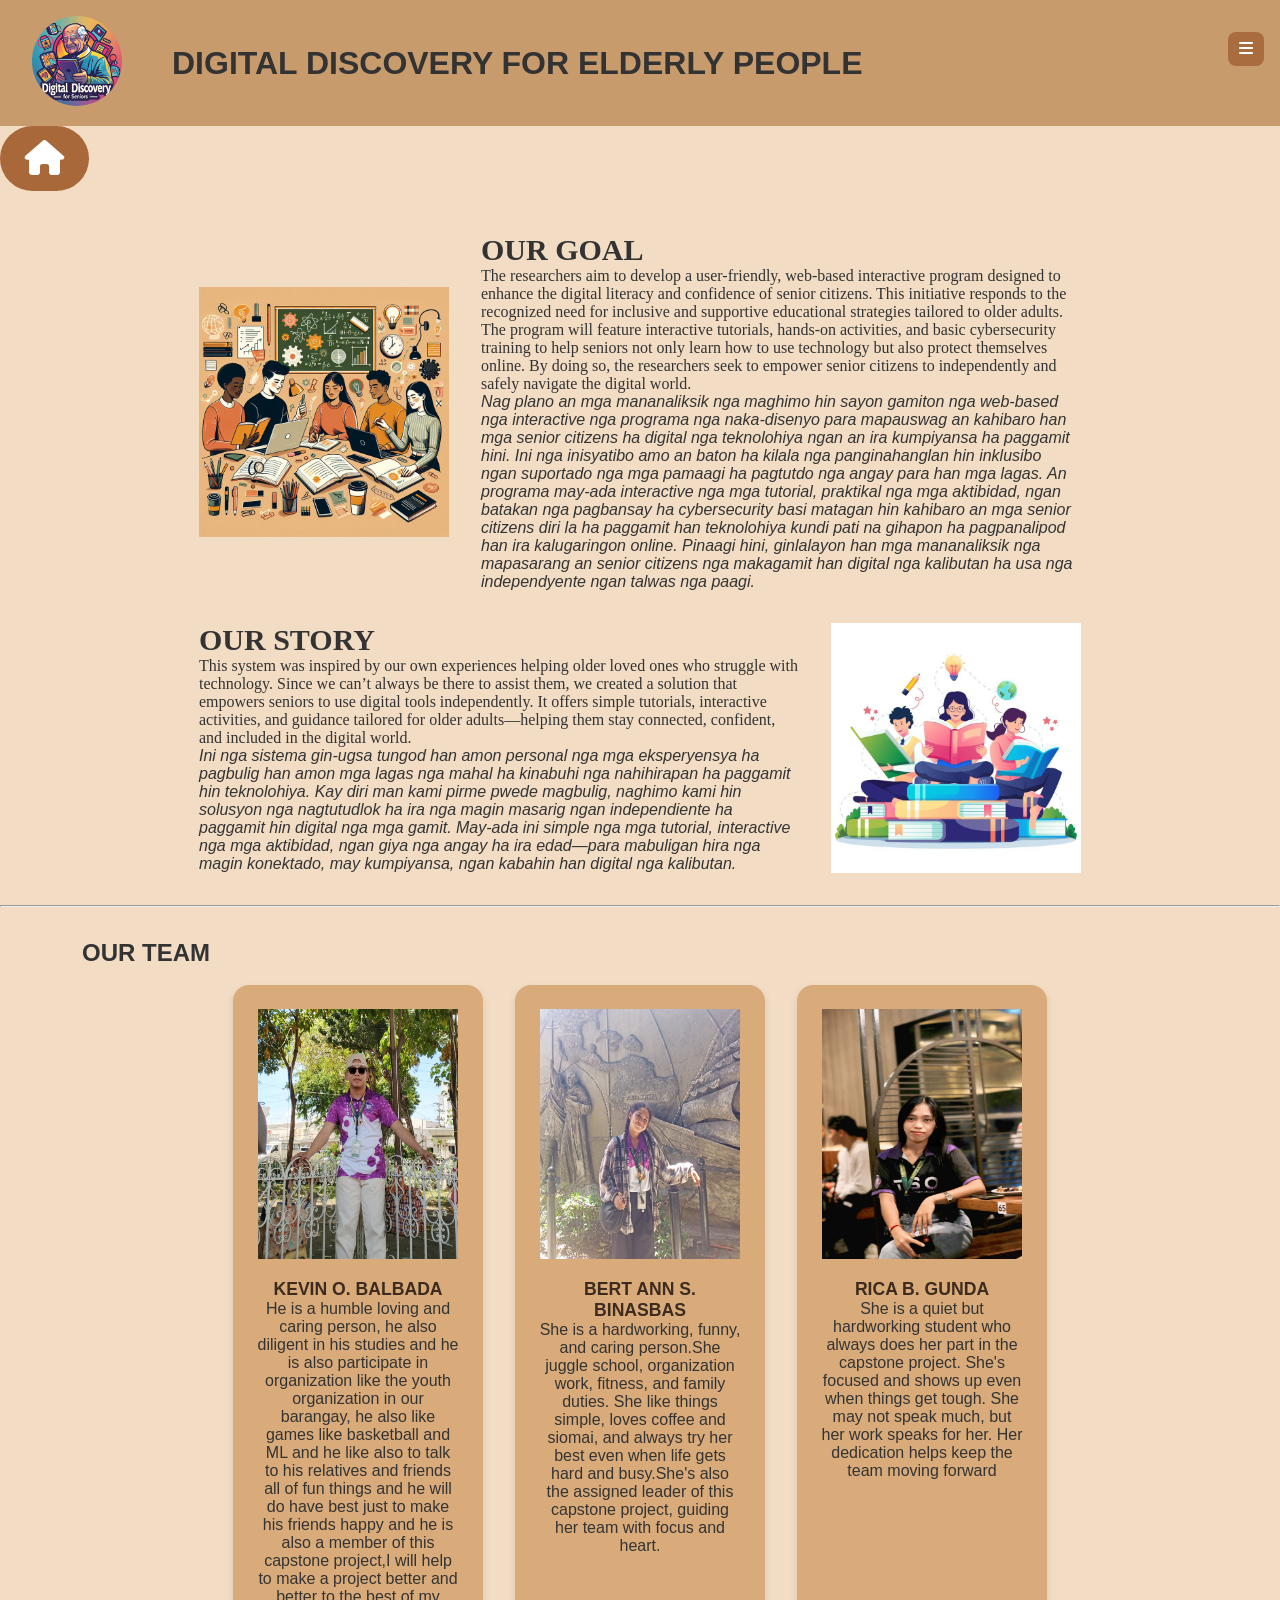
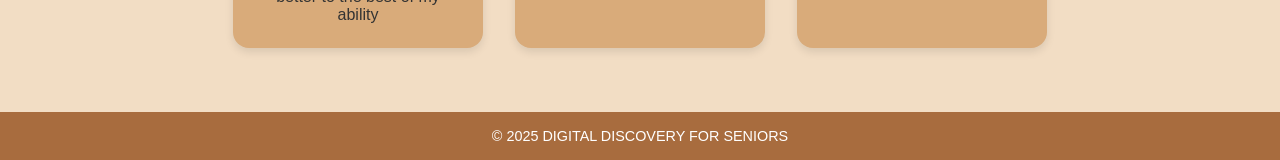
<file: about.html>
<!DOCTYPE html>
<html lang="en">

<head>
    <meta charset="UTF-8" />
    <meta name="viewport" content="width=device-width, initial-scale=1.0" />
    <title>Digital Discovery for Seniors</title>
    <link rel="shortcut icon" href="xFiles/xlogo.jpg" />
    <link rel="stylesheet" href="https://cdnjs.cloudflare.com/ajax/libs/font-awesome/6.4.0/css/all.min.css" />
    <link rel="stylesheet" href="css/css.css">
</head>

<body>

    <!-- Header -->
    <header>
        <div class="logo">
            <img src="xFiles/xlogo.jpg" alt="Logo">
        </div>
        <h1> DIGITAL DISCOVERY FOR ELDERLY PEOPLE</h1>
        <div class="menu-toggle" onclick="toggleNavbar()">
            <i class="fas fa-bars"></i>
        </div>

        <!-- Sidebar Navbar -->
        <nav class="navbar" id="navbar">
            <a href="index.html"><i class="fas fa-home"></i><span>Home</span></a>
            <a href="#home"><i class="fas fa-question"></i><span>About Us</span></a>
            <a href="index.html"><i class="fas fa-graduation-cap"></i><span>Lessons</span></a>
        </nav>
    </header>
    <a href="index.html" class="button-link1" title="Return to Home">
        <i class="fas fa-home"></i>
    </a>
    <!-- Hero Section -->
    <section id="home" class="about">
        <img src="xFiles/GOAL.jpg">
        <div class="text">
            <h3> OUR GOAL</h3>
            <span>The researchers aim to develop a user-friendly, web-based interactive program designed to enhance the
                digital literacy and confidence of senior citizens. This initiative responds to the recognized need for
                inclusive and supportive educational strategies tailored to older adults. The program will feature
                interactive tutorials, hands-on activities, and basic cybersecurity training to help seniors not only
                learn how to use technology but also protect themselves online. By doing so, the researchers seek to
                empower senior citizens to independently and safely navigate the digital world.<br>
                <em>Nag plano an mga mananaliksik nga maghimo hin sayon gamiton nga web-based nga interactive nga
                    programa nga naka-disenyo para mapauswag an kahibaro han mga senior citizens ha digital nga
                    teknolohiya ngan an ira kumpiyansa ha paggamit hini. Ini nga inisyatibo amo an baton ha kilala nga
                    panginahanglan hin inklusibo ngan suportado nga mga pamaagi ha pagtutdo nga angay para han mga
                    lagas. An programa may-ada interactive nga mga tutorial, praktikal nga mga aktibidad, ngan batakan
                    nga pagbansay ha cybersecurity basi matagan hin kahibaro an mga senior citizens diri la ha paggamit
                    han teknolohiya kundi pati na gihapon ha pagpanalipod han ira kalugaringon online. Pinaagi hini,
                    ginlalayon han mga mananaliksik nga mapasarang an senior citizens nga makagamit han digital nga
                    kalibutan ha usa nga independyente ngan talwas nga paagi.</em>
            </span>
        </div>
        <div class="text">
            <h3> OUR STORY </h3>
            <span>This system was inspired by our own experiences helping older loved ones who struggle with technology.
                Since we can’t always be there to assist them, we created a solution that empowers seniors to use
                digital tools independently. It offers simple tutorials, interactive activities, and guidance tailored
                for older adults—helping them stay connected, confident, and included in the digital world.
                <br>
                <em>Ini nga sistema gin-ugsa tungod han amon personal nga mga eksperyensya ha pagbulig han amon mga
                    lagas nga mahal ha kinabuhi nga nahihirapan ha paggamit hin teknolohiya. Kay diri man kami pirme
                    pwede magbulig, naghimo kami hin solusyon nga nagtutudlok ha ira nga magin masarig ngan
                    independiente ha paggamit hin digital nga mga gamit. May-ada ini simple nga mga tutorial,
                    interactive nga mga aktibidad, ngan giya nga angay ha ira edad—para mabuligan hira nga magin
                    konektado, may kumpiyansa, ngan kabahin han digital nga kalibutan.

                </em>
            </span>
        </div>
        <img src="xFiles/STORY.jpg">
    </section>
    <hr>
    <!-- Courses Section -->
    <section id="courses" class="courses">
        <h1>OUR TEAM</h1> <br>
        <div class="box-container">
            <div class="box1">
                <img src="xFiles/about_kevin.jpg" alt="MY Icon">
                <h3>KEVIN O. BALBADA</h3>
                <P> He is a humble loving and caring person, he also diligent in his studies and he is also participate
                    in organization like the youth organization in our barangay, he also like games like basketball and
                    ML and he like also to talk to his relatives and friends all of fun things and he will do have best
                    just to make his friends happy and he is also a member of this capstone project,I will help to make
                    a project better and better to the best of my ability
                </P>
            </div>
            <div class="box1">
                <img src="xFiles/about_bert.jpg" alt="MY Icon">
                <h3>BERT ANN S. BINASBAS</h3>
                <P> She is a hardworking, funny, and caring person.She juggle school, organization work, fitness, and
                    family
                    duties. She like things simple, loves coffee and siomai, and always try her best even when life
                    gets hard and busy.She's also the assigned leader of this capstone project, guiding her team with
                    focus and heart.
                </P>
            </div>
            <div class="box1">
                <img src="xFiles/about_rica.jpg" alt="MY Icon">
                <h3>RICA B. GUNDA</h3>
                <P>She is a quiet but hardworking student who always does her part in the capstone project. She's
                    focused and shows up even when things get tough. She may not speak much, but her work
                    speaks for her. Her dedication helps keep the team moving forward</P>
            </div>
        </div>
    </section>

    <!-- Footer -->
    <footer>
        © 2025 DIGITAL DISCOVERY FOR SENIORS
    </footer>

</body>

<script>
    function toggleNavbar() {
        document.getElementById('navbar').classList.toggle('show');
    }
</script>


</html>
</file>
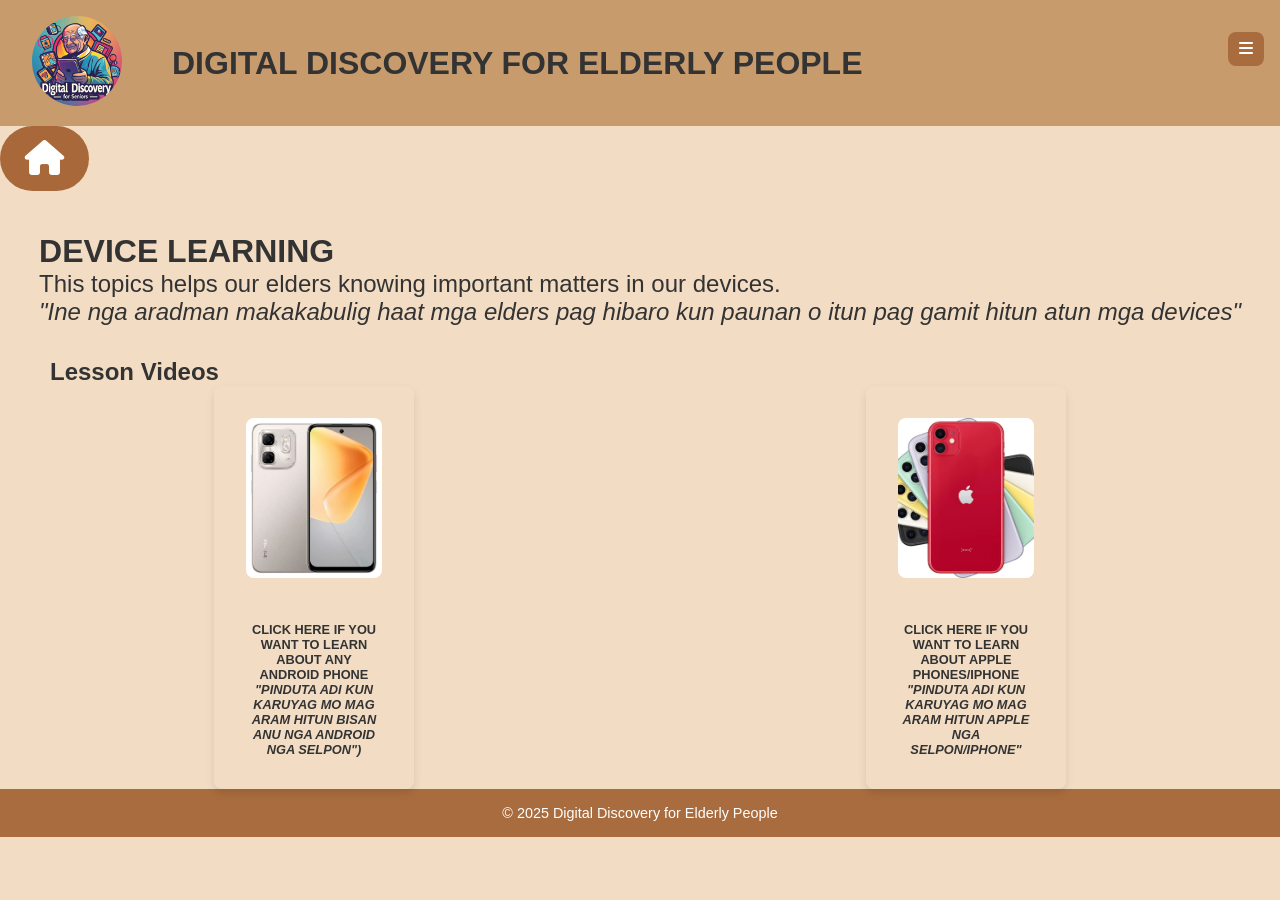
<file: device.html>
<!DOCTYPE html>
<html lang="en">

<head>
   <meta charset="UTF-8" />
   <meta name="viewport" content="width=device-width, initial-scale=1.0" />
   <title>Digital Discovery for Seniors</title>
   <link rel="shortcut icon" href="xFiles/xlogo.jpg" />
   <link rel="stylesheet" href="https://cdnjs.cloudflare.com/ajax/libs/font-awesome/6.4.0/css/all.min.css" />
   <link rel="stylesheet" href="css\css.css">
</head>

<body>

   <!-- Header -->
   <header>
      <div class="logo">
         <img src="xFiles/xlogo.jpg" alt="Logo">
      </div>
      <h1> DIGITAL DISCOVERY FOR ELDERLY PEOPLE</h1>
      <div class="menu-toggle" onclick="toggleNavbar()">
         <i class="fas fa-bars"></i>
      </div>

      <!-- Sidebar Navbar -->
      <nav class="navbar" id="navbar">
         <a href="index.html"><i class="fas fa-home"></i><span>Home</span></a>
         <a href="about.html"><i class="fas fa-question"></i><span>About Us</span></a>
         <a href="index.html"><i class="fas fa-graduation-cap"></i><span>Lessons</span></a>
      </nav>
   </header>


   <section class="playlist-details">
      <a href="index.html" class="button-link1" title="Return to Home">
         <i class="fas fa-home"></i>
       </a>
      <div class="column">
         <div class="details">
            <h3>DEVICE LEARNING</h3>
            <p>This topics helps our elders knowing important matters in our devices.
               <br> <em>"Ine nga aradman makakabulig haat mga elders pag hibaro kun paunan o itun pag gamit hitun atun
                  mga devices"</em>
            </p>
         </div>
      </div>
      </div>
   </section>

   <section class="playlist-videos">
      <h1 class="heading">Lesson Videos</h1>
      <div class="box-container">
         <a class="box" href="watch-deviceandroid.html">
            <i class="fas fa-play"></i>
            <img src="xFiles/device.jpg" alt="">
            <h3>Click here if you want to learn about any android phone
               <br><em>"Pinduta adi kun karuyag mo mag aram hitun bisan anu nga android nga selpon")</em>
            </h3>
         </a>

         <a class="box" href="watch-deviceapple.html">
            <i class="fas fa-play"></i>
            <img src="xFiles/iphone.jpg" alt="">
            <h3>Click here if you want to learn about apple phones/Iphone
               <br> <em>"Pinduta adi kun karuyag mo mag aram hitun Apple nga selpon/Iphone"</em>
            </h3>
         </a>
      </div>
   </section>

   <footer class="footer">
      &copy; 2025 Digital Discovery for Elderly People
   </footer>
</body>

<script>
   function toggleNavbar() {
      document.getElementById('navbar').classList.toggle('show');
   }
</script>

</html>
</file>
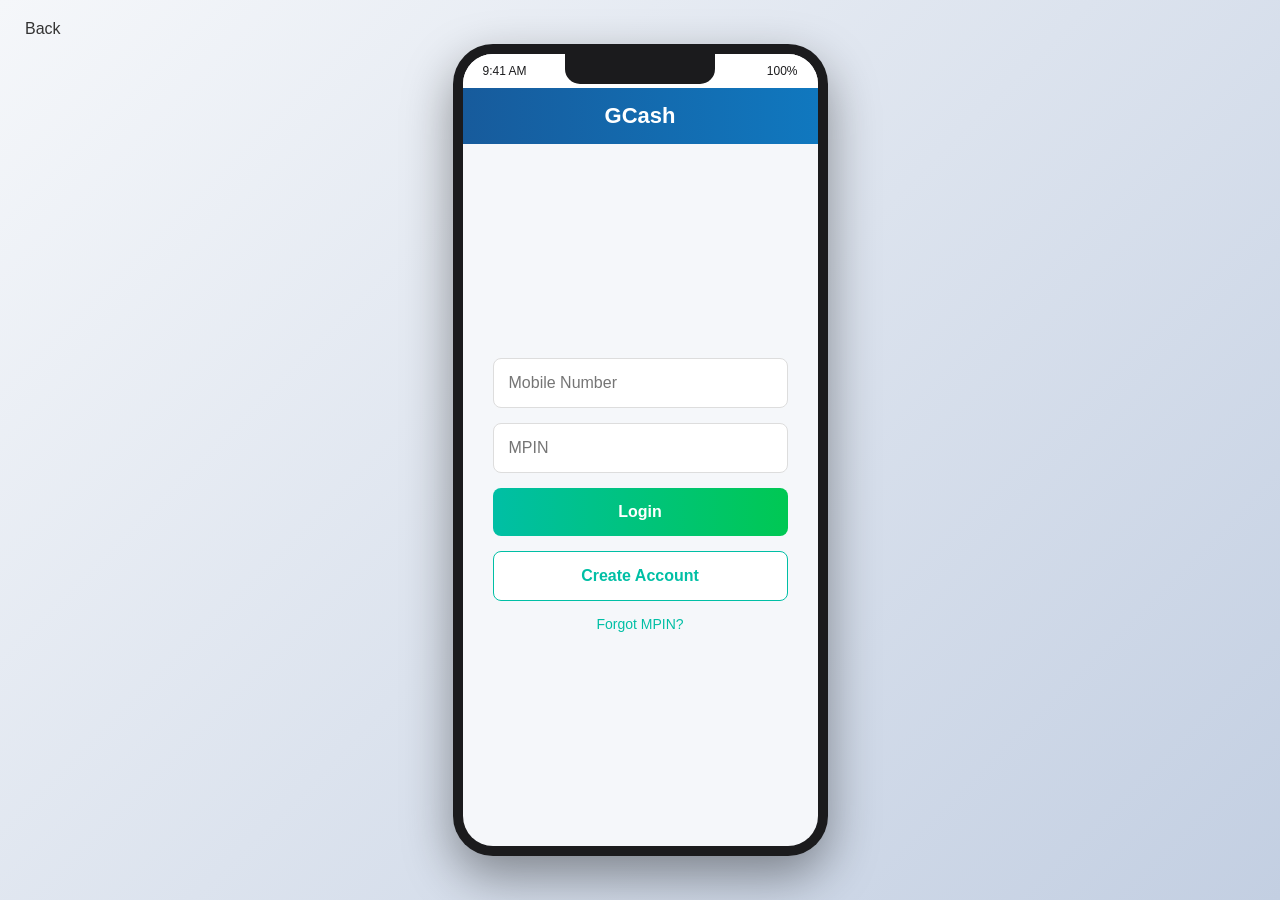
<file: mockGcash.html>
<!DOCTYPE html>
<html lang="en">
<head>
    <meta charset="UTF-8">
    <meta name="viewport" content="width=device-width, initial-scale=1.0">
    <title>GCash Mobile App Mockup</title>
    <style>
        /* Global Styles */
        * {
            margin: 0;
            padding: 0;
            box-sizing: border-box;
            font-family: 'Segoe UI', Roboto, Oxygen, Ubuntu, Cantarell, 'Open Sans', 'Helvetica Neue', sans-serif;
        }

        body {
            display: flex;
            justify-content: center;
            align-items: center;
            min-height: 100vh;
            background: linear-gradient(135deg, #f5f7fa 0%, #c3cfe2 100%);
        }

        /* Phone Frame */
        .phone {
            position: relative;
            width: 375px;
            height: 812px;
            background: #1B1B1D;
            border-radius: 40px;
            padding: 10px;
            box-shadow: 0 20px 50px rgba(0, 0, 0, 0.4);
            overflow: hidden;
        }

        /* Screen Area */
        .screen {
            width: 100%;
            height: 100%;
            background: #F5F7FA;
            border-radius: 30px;
            overflow: hidden;
            position: relative;
            display: flex;
            flex-direction: column;
        }

        /* Status Bar */
        .status-bar {
            display: flex;
            justify-content: space-between;
            padding: 10px 20px;
            background: #FFFFFF;
            font-size: 12px;
            color: #1B1B1D;
        }

        /* App Header */
        .app-header {
            display: flex;
            justify-content: space-between;
            align-items: center;
            padding: 15px 20px;
            background: linear-gradient(90deg, #175B9C 0%, #1078BF 100%);
            color: white;
        }

        .app-header h1 {
            font-size: 22px;
            font-weight: 700;
        }

        /* Account Balance */
        .balance-card {
            background: white;
            margin: 20px;
            padding: 20px;
            border-radius: 15px;
            box-shadow: 0 4px 15px rgba(0, 0, 0, 0.05);
        }

        .balance-title {
            font-size: 14px;
            color: #757575;
            margin-bottom: 5px;
        }

        .balance-amount {
            font-size: 28px;
            font-weight: 700;
            color: #1B1B1D;
            margin-bottom: 15px;
        }

        /* Quick Actions */
        .quick-actions {
            display: grid;
            grid-template-columns: repeat(4, 1fr);
            gap: 10px;
            padding: 0 20px;
            margin-bottom: 20px;
        }

        .action-item {
            display: flex;
            flex-direction: column;
            align-items: center;
            padding: 10px;
        }

        .action-icon {
            width: 50px;
            height: 50px;
            background: #E0F7FA;
            border-radius: 50%;
            display: flex;
            justify-content: center;
            align-items: center;
            margin-bottom: 8px;
            color: #00BFA5;
            font-size: 24px;
        }

        .action-label {
            font-size: 12px;
            color: #1B1B1D;
            text-align: center;
        }

        /* Recent Transactions */
        .transactions {
            flex-grow: 1;
            background: white;
            margin: 0 20px 20px;
            border-radius: 15px;
            padding: 20px;
            overflow-y: auto;
        }

        .section-header {
            display: flex;
            justify-content: space-between;
            align-items: center;
            margin-bottom: 15px;
        }

        .section-header h2 {
            font-size: 18px;
            color: #1B1B1D;
        }

        .see-all {
            font-size: 14px;
            color: #00BFA5;
            text-decoration: none;
        }

        .transaction-item {
            display: flex;
            align-items: center;
            padding: 10px 0;
            border-bottom: 1px solid #EEEEEE;
        }

        .transaction-item:last-child {
            border-bottom: none;
        }

        .transaction-icon {
            width: 40px;
            height: 40px;
            background: #E3F2FD;
            border-radius: 50%;
            display: flex;
            justify-content: center;
            align-items: center;
            margin-right: 15px;
            color: #1976D2;
        }

        .transaction-details {
            flex-grow: 1;
        }

        .transaction-name {
            font-size: 14px;
            color: #1B1B1D;
            margin-bottom: 3px;
        }

        .transaction-date {
            font-size: 12px;
            color: #9E9E9E;
        }

        .transaction-amount {
            font-size: 15px;
            font-weight: 600;
        }

        .income {
            color: #00C853;
        }

        .expense {
            color: #FF5252;
        }

        /* Navigation Bar */
        .nav-bar {
            display: flex;
            justify-content: space-around;
            padding: 15px 0;
            background: white;
            border-top: 1px solid #EEEEEE;
        }

        .nav-item {
            display: flex;
            flex-direction: column;
            align-items: center;
        }

        .nav-icon {
            font-size: 22px;
            color: #757575;
            margin-bottom: 5px;
        }

        .nav-label {
            font-size: 10px;
            color: #757575;
        }

        .active {
            color: #175B9C;
        }

        /* Icons (using ASCII characters as placeholders) */
        .icon {
            font-family: Arial, sans-serif;
            font-weight: bold;
        }

        /* Home Screen Indicator */
        .home-indicator {
            width: 130px;
            height: 5px;
            background: #1B1B1D;
            border-radius: 5px;
            margin: 15px auto 5px;
        }

        /* Notch (for iPhone X style phones) */
        .notch {
            position: absolute;
            top: 10px;
            left: 50%;
            transform: translateX(-50%);
            width: 150px;
            height: 30px;
            background: #1B1B1D;
            border-bottom-left-radius: 15px;
            border-bottom-right-radius: 15px;
            z-index: 10;
        }
    </style>
    <style>
        /* New Auth Styles */
        .auth-view {
            display: flex;
            flex-direction: column;
            height: 100%;
        }

        .auth-container {
            flex: 1;
            padding: 30px;
            display: flex;
            flex-direction: column;
            justify-content: center;
        }

        .auth-input {
            padding: 15px;
            margin-bottom: 15px;
            border: 1px solid #ddd;
            border-radius: 8px;
            font-size: 16px;
        }

        .auth-button {
            padding: 15px;
            border-radius: 8px;
            font-size: 16px;
            font-weight: bold;
            margin-bottom: 15px;
            border: none;
            cursor: pointer;
        }

        .auth-button.primary {
            background: linear-gradient(90deg, #00BFA5 0%, #00C853 100%);
            color: white;
        }

        .auth-button.secondary {
            background: white;
            color: #00BFA5;
            border: 1px solid #00BFA5;
        }

        .auth-link {
            text-align: center;
            color: #00BFA5;
            text-decoration: none;
            font-size: 14px;
        }

        .terms-text {
            font-size: 12px;
            color: #757575;
            text-align: center;
            margin-top: 20px;
        }

        a.button-link {
            text-decoration: none;
            color: #333;
            padding: 10px 15px;
            border-radius: 5px;
            display: inline-block;
            position: absolute;
            top: 10px;
            left: 10px;
        }

        /* Added Style for Hiding/Showing Views */
        .hidden {
            display: none;
        }
    </style>
</head>
<body>
    <a href="watch-maya.html" class="button-link">Back</a>
    <div class="phone">
        <div class="notch"></div>
        <div class="screen">
            <div class="auth-view" id="login-view">
                <div class="status-bar">
                    <span>9:41 AM</span>
                    <span>4G</span>
                    <span>100%</span>
                </div>

                <div class="app-header">
                    <div class="icon"></div>
                    <h1>GCash</h1>
                    <div class="icon"></div>
                </div>

                <div class="auth-container">
                    <input type="text" placeholder="Mobile Number" class="auth-input">
                    <input type="password" placeholder="MPIN" class="auth-input">
                    <button class="auth-button primary">Login</button>
                    <button class="auth-button secondary" onclick="showView('signup-view')">Create Account</button>
                    <a href="#" class="auth-link">Forgot MPIN?</a>
                </div>
            </div>

            <div class="auth-view hidden" id="signup-view">
                <div class="status-bar">
                    <span>9:41 AM</span>
                    <span>4G</span>
                    <span>100%</span>
                </div>

                <div class="app-header">
                    <div class="icon" onclick="showView('login-view')">←</div>
                    <h1>Create Account</h1>
                    <div class="icon"></div>
                </div>

                <div class="auth-container">
                    <input type="text" placeholder="Full Name" class="auth-input">
                    <input type="text" placeholder="Mobile Number" class="auth-input">
                    <input type="email" placeholder="Email Address" class="auth-input">
                    <input type="password" placeholder="Create MPIN (6 digits)" class="auth-input">
                    <button class="auth-button primary">Continue</button>
                    <div class="terms-text">
                        By signing up, you agree to our <a href="#">Terms</a> and <a href="#">Privacy Policy</a>
                    </div>
                </div>
            </div>

            <div class="auth-view hidden" id="home-view">
                <div class="status-bar">
                    <div class="icon">←</div>
                    <h1>Maya</h1>
                    <div class="icon">🔔</div>
                </div>

                <div class="balance-card">
                    <div class="balance-title">GCash Balance</div>
                    <div class="balance-amount">₱25,426.50</div>
                    <div class="quick-actions">
                        <div class="action-item">
                            <div class="action-icon icon">↑</div>
                            <div class="action-label">Send</div>
                        </div>
                        <div class="action-item">
                            <div class="action-icon icon">↓</div>
                            <div class="action-label">Receive</div>
                        </div>
                        <div class="action-item">
                            <div class="action-icon icon">💰</div>
                            <div class="action-label">Cash In</div>
                        </div>
                        <div class="action-item">
                            <div class="action-icon icon">⊕</div>
                            <div class="action-label">Load</div>
                        </div>
                    </div>
                </div>

                <div class="transactions">
                    <div class="section-header">
                        <h2>Recent Transactions</h2>
                        <a href="#" class="see-all">See All</a>
                    </div>

                    <div class="transaction-item">
                        <div class="transaction-icon icon">S</div>
                        <div class="transaction-details">
                            <div class="transaction-name">Shopee Purchase</div>
                            <div class="transaction-date">Today • 10:30 AM</div>
                        </div>
                        <div class="transaction-amount expense">-₱1,250.00</div>
                    </div>

                    <div class="transaction-item">
                        <div class="transaction-icon icon">B</div>
                        <div class="transaction-details">
                            <div class="transaction-name">BPI Transfer</div>
                            <div class="transaction-date">Yesterday • 3:15 PM</div>
                        </div>
                        <div class="transaction-amount income">+₱5,000.00</div>
                    </div>

                    <div class="transaction-item">
                        <div class="transaction-icon icon">G</div>
                        <div class="transaction-details">
                            <div class="transaction-name">GCash Transfer</div>
                            <div class="transaction-date">Yesterday • 9:45 AM</div>
                        </div>
                        <div class="transaction-amount expense">-₱500.00</div>
                    </div>

                    <div class="transaction-item">
                        <div class="transaction-icon icon">G</div>
                        <div class="transaction-details">
                            <div class="transaction-name">GCash Rewards</div>
                            <div class="transaction-date">Mar 15 • 12:00 AM</div>
                        </div>
                        <div class="transaction-amount income">+₱12.45</div>
                    </div>
                </div>

                <div class="nav-bar">
                    <div class="nav-item">
                        <div class="nav-icon icon active">⌂</div>
                        <div class="nav-label active">Home</div>
                    </div>
                    <div class="nav-item">
                        <div class="nav-icon icon">≡</div>
                        <div class="nav-label">Products</div>
                    </div>
                    <div class="nav-item">
                        <div class="nav-icon icon">+</div>
                        <div class="nav-label">Pay</div>
                        <div class="nav-item">
                            <div class="nav-icon icon">⚙</div>
                            <div class="nav-label">Settings</div>
                        </div>
                    </div>
    
                    <div class="home-indicator"></div>
                </div>
            </div>
        </div>
    
        <script>
            function showView(viewId) {
                const views = document.querySelectorAll('.auth-view');
                views.forEach(view => {
                    view.classList.add('hidden');
                });
                document.getElementById(viewId).classList.remove('hidden');
            }
        </script>
    </body>
    </html>
</file>
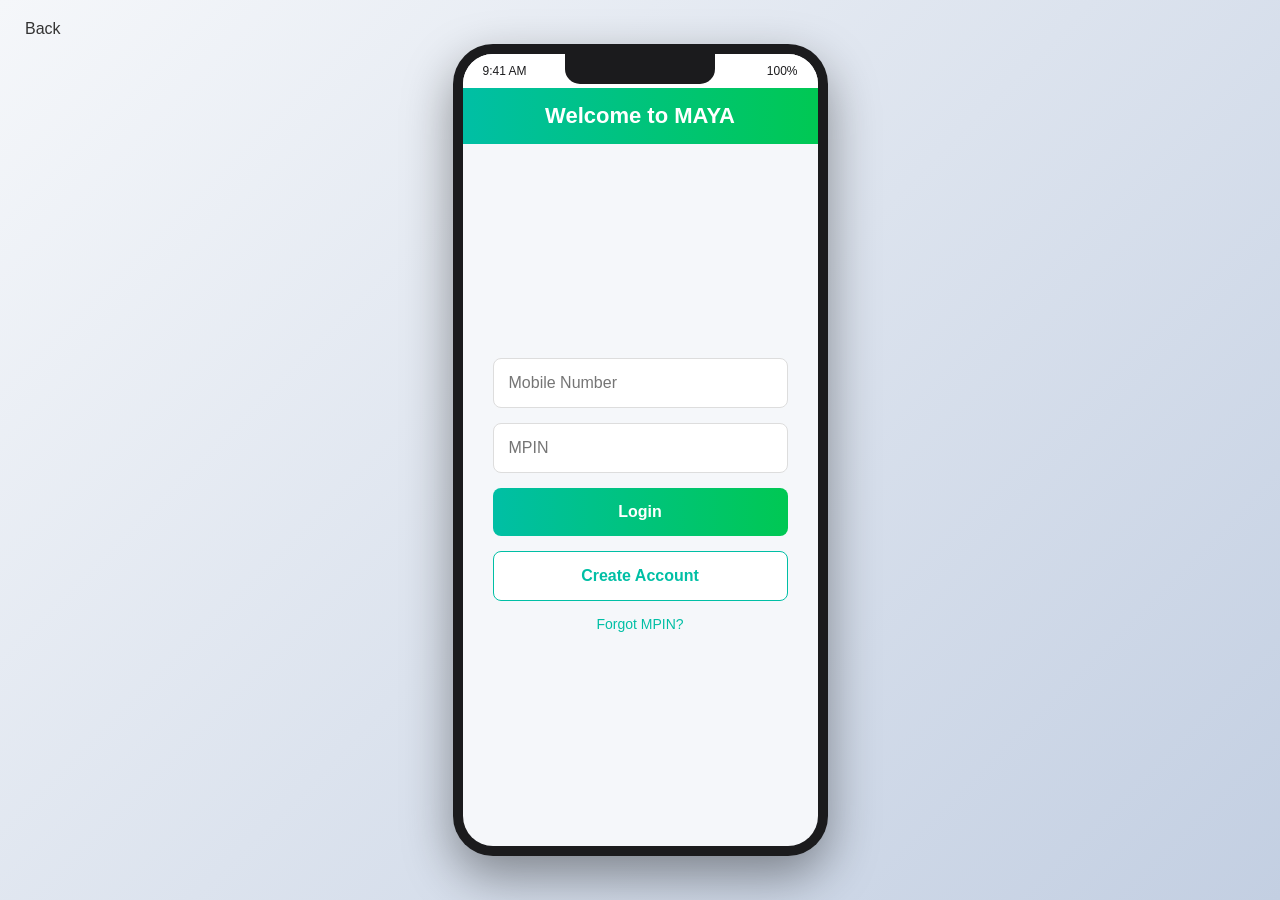
<file: mockMaya.html>
<!DOCTYPE html>
<html lang="en">
<head>
    <meta charset="UTF-8">
    <meta name="viewport" content="width=device-width, initial-scale=1.0">
    <title>Maya Bank Mobile App Mockup</title>
    <style>
        /* Global Styles */
        * {
            margin: 0;
            padding: 0;
            box-sizing: border-box;
            font-family: 'Segoe UI', Roboto, Oxygen, Ubuntu, Cantarell, 'Open Sans', 'Helvetica Neue', sans-serif;
        }

        body {
            display: flex;
            justify-content: center;
            align-items: center;
            min-height: 100vh;
            background: linear-gradient(135deg, #f5f7fa 0%, #c3cfe2 100%);
        }

        /* Phone Frame */
        .phone {
            position: relative;
            width: 375px;
            height: 812px;
            background: #1B1B1D;
            border-radius: 40px;
            padding: 10px;
            box-shadow: 0 20px 50px rgba(0, 0, 0, 0.4);
            overflow: hidden;
        }

        /* Screen Area */
        .screen {
            width: 100%;
            height: 100%;
            background: #F5F7FA;
            border-radius: 30px;
            overflow: hidden;
            position: relative;
            display: flex;
            flex-direction: column;
        }

        /* Status Bar */
        .status-bar {
            display: flex;
            justify-content: space-between;
            padding: 10px 20px;
            background: #FFFFFF;
            font-size: 12px;
            color: #1B1B1D;
        }

        /* App Header */
        .app-header {
            display: flex;
            justify-content: space-between;
            align-items: center;
            padding: 15px 20px;
            background: linear-gradient(90deg, #00BFA5 0%, #00C853 100%);
            color: white;
        }

        .app-header h1 {
            font-size: 22px;
            font-weight: 700;
        }

        /* Account Balance */
        .balance-card {
            background: white;
            margin: 20px;
            padding: 20px;
            border-radius: 15px;
            box-shadow: 0 4px 15px rgba(0, 0, 0, 0.05);
        }

        .balance-title {
            font-size: 14px;
            color: #757575;
            margin-bottom: 5px;
        }

        .balance-amount {
            font-size: 28px;
            font-weight: 700;
            color: #1B1B1D;
            margin-bottom: 15px;
        }

        /* Quick Actions */
        .quick-actions {
            display: grid;
            grid-template-columns: repeat(2, 1fr); /* Changed to 2 columns for better mobile layout */
            gap: 10px;
            padding: 0 20px;
            margin-bottom: 20px;
        }

        .action-item {
            display: flex;
            flex-direction: column;
            align-items: center;
            padding: 10px;
        }

        .action-icon {
            width: 50px;
            height: 50px;
            background: #E0F7FA;
            border-radius: 50%;
            display: flex;
            justify-content: center;
            align-items: center;
            margin-bottom: 8px;
            color: #00BFA5;
            font-size: 24px;
        }

        .action-label {
            font-size: 12px;
            color: #1B1B1D;
            text-align: center;
        }

        /* Recent Transactions */
        .transactions {
            flex-grow: 1;
            background: white;
            margin: 0 20px 20px;
            border-radius: 15px;
            padding: 20px;
            overflow-y: auto;
        }

        .section-header {
            display: flex;
            justify-content: space-between;
            align-items: center;
            margin-bottom: 15px;
        }

        .section-header h2 {
            font-size: 18px;
            color: #1B1B1D;
        }

        .see-all {
            font-size: 14px;
            color: #00BFA5;
            text-decoration: none;
        }

        .transaction-item {
            display: flex;
            align-items: center;
            padding: 10px 0;
            border-bottom: 1px solid #EEEEEE;
        }

        .transaction-item:last-child {
            border-bottom: none;
        }

        .transaction-icon {
            width: 40px;
            height: 40px;
            background: #E3F2FD;
            border-radius: 50%;
            display: flex;
            justify-content: center;
            align-items: center;
            margin-right: 15px;
            color: #1976D2;
        }

        .transaction-details {
            flex-grow: 1;
        }

        .transaction-name {
            font-size: 14px;
            color: #1B1B1D;
            margin-bottom: 3px;
        }

        .transaction-date {
            font-size: 12px;
            color: #9E9E9E;
        }

        .transaction-amount {
            font-size: 15px;
            font-weight: 600;
        }

        .income {
            color: #00C853;
        }

        .expense {
            color: #FF5252;
        }

        /* Navigation Bar */
        .nav-bar {
            display: flex;
            justify-content: space-around;
            padding: 15px 0;
            background: white;
            border-top: 1px solid #EEEEEE;
        }

        .nav-item {
            display: flex;
            flex-direction: column;
            align-items: center;
        }

        .nav-icon {
            font-size: 22px;
            color: #757575;
            margin-bottom: 5px;
        }

        .nav-label {
            font-size: 10px;
            color: #757575;
        }

        .active {
            color: #00BFA5;
        }

        /* Home Screen Indicator */
        .home-indicator {
            width: 130px;
            height: 5px;
            background: #1B1B1D;
            border-radius: 5px;
            margin: 15px auto 5px;
        }

        /* Notch (for iPhone X style phones) */
        .notch {
            position: absolute;
            top: 10px;
            left: 50%;
            transform: translateX(-50%);
            width: 150px;
            height: 30px;
            background: #1B1B1D;
            border-bottom-left-radius: 15px;
            border-bottom-right-radius: 15px;
            z-index: 10;
        }

        /* New Auth Styles */
        .auth-view {
            display: flex;
            flex-direction: column;
            height: 100%;
        }

        .auth-container {
            flex: 1;
            padding: 30px;
            display: flex;
            flex-direction: column;
            justify-content: center;
        }

        .auth-input {
            padding: 15px;
            margin-bottom: 15px;
            border: 1px solid #ddd;
            border-radius: 8px;
            font-size: 16px;
        }

        .auth-button {
            padding: 15px;
            border-radius: 8px;
            font-size: 16px;
            font-weight: bold;
            margin-bottom: 15px;
            border: none;
            cursor: pointer;
        }

        .auth-button.primary {
            background: linear-gradient(90deg, #00BFA5 0%, #00C853 100%);
            color: white;
        }

        .auth-button.secondary {
            background: white;
            color: #00BFA5;
            border: 1px solid #00BFA5;
        }

        .auth-link {
            text-align: center;
            color: #00BFA5;
            text-decoration: none;
            font-size: 14px;
        }

        .terms-text {
            font-size: 12px;
            color: #757575;
            text-align: center;
            margin-top: 20px;
        }

        a.button-link {
            text-decoration: none;
            color: #333;
            padding: 10px 15px;
            border-radius: 5px;
            display: inline-block;
            position: absolute; /* Added for better positioning */
            top: 10px;
            left: 10px; /* Adjust as needed */
        }
    </style>
</head>
<body>
    <a href="watch-maya.html" class="button-link">Back</a>
    <div class="phone">
        <div class="notch"></div>
        <div class="screen">
            <!-- Login/Signup Views -->
            <div class="auth-view" id="login-view">
                <div class="status-bar">
                    <span>9:41 AM</span>
                    <span>4G</span>
                    <span>100%</span>
                </div>

                <div class="app-header">
                    <div class="icon"></div>
                    <h1>Welcome to MAYA</h1>
                    <div class="icon"></div>
                </div>

                <div class="auth-container">
                    <input type="text" placeholder="Mobile Number" class="auth-input">
                    <input type="password" placeholder="MPIN" class="auth-input">
                    <button class="auth-button primary">Login</button>
                    <button class="auth-button secondary" onclick="showView('signup-view')">Create Account</button>
                    <a href="#" class="auth-link">Forgot MPIN?</a>
                </div>
            </div>

            <div class="auth-view" id="signup-view" style="display:none">
                <div class="status-bar">
                    <span>9:41 AM</span>
                    <span>4G</span>
                    <span>100%</span>
                </div>

                <div class="app-header">
                    <div class="icon" onclick="showView('login-view')">←</div>
                    <h1>Create Account</h1>
                    <div class="icon"></div>
                </div>

                <div class="auth-container">
                    <input type="text" placeholder="Full Name" class="auth-input">
                    <input type="text" placeholder="Mobile Number" class="auth-input">
                    <input type="email" placeholder="Email Address" class="auth-input">
                    <input type="password" placeholder="Create MPIN (6 digits)" class="auth-input">
                    <button class="auth-button primary">Continue</button>
                    <div class="terms-text">
                        By signing up, you agree to our <a href="#">Terms</a> and <a href="#">Privacy Policy</a>
                    </div>
                </div>
            </div>

            <!-- Home View (hidden initially) -->
            <div class="auth-view" id="home-view" style="display:none">
                <div class="status-bar">
                    <div class="icon">←</div>
                    <h1>Maya</h1>
                    <div class="icon">🔔</div>
                </div>

                <div class="balance-card">
                    <div class="balance-title">Current Balance</div>
                    <div class="balance-amount">₱25,426.50</div>
                    <div class="quick-actions">
                        <div class="action-item">
                            <div class="action-icon icon">↑</div>
                            <div class="action-label">Send</div>
                        </div>
                        <div class="action-item">
                            <div class="action-icon icon">↓</div>
                            <div class="action-label">Receive</div>
                        </div>
                        <div class="action-item">
                            <div class="action-icon icon">$</div>
                            <div class="action-label">Pay Bills</div>
                        </div>
                        <div class="action-item">
                            <div class="action-icon icon">⊕</div>
                            <div class="action-label">Load</div>
                        </div>
                    </div>
                </div>

                <div class="transactions">
                    <div class="section-header">
                        <h2>Recent Transactions</h2>
                        <a href="#" class="see-all">See All</a>
                    </div>

                    <div class="transaction-item">
                        <div class="transaction-icon icon">S</div>
                        <div class="transaction-details">
                            <div class="transaction-name">Shopee Purchase</div>
                            <div class="transaction-date">Today • 10:30 AM</div>
                        </div>
                        <div class="transaction-amount expense">-₱1,250.00</div>
                    </div>

                    <div class="transaction-item">
                        <div class="transaction-icon icon">B</div>
                        <div class="transaction-details">
                            <div class="transaction-name">BPI Transfer</div>
                            <div class="transaction-date">Yesterday • 3:15 PM</div>
                        </div>
                        <div class="transaction-amount income">+₱5,000.00</div>
                    </div>

                    <div class="transaction-item">
                        <div class="transaction-icon icon">G</div>
                        <div class="transaction-details">
                            <div class="transaction-name">GCash Transfer</div>
                            <div class="transaction-date">Yesterday • 9:45 AM</div>
                        </div>
                        <div class="transaction-amount expense">-₱500.00</div>
                    </div>

                    <div class="transaction-item">
                        <div class="transaction-icon icon">M</div>
                        <div class="transaction-details">
                            <div class="transaction-name">Maya Savings Interest</div>
                            <div class="transaction-date">Mar 15 • 12:00 AM</div>
                        </div>
                        <div class="transaction-amount income">+₱12.45</div>
                    </div>
                </div>

                <div class="nav-bar">
                    <div class="nav-item">
                        <div class="nav-icon icon active">⌂</div>
                        <div class="nav-label active">Home</div>
                    </div>
                    <div class="nav-item">
                        <div class="nav-icon icon">≡</div>
                        <div class="nav-label">Products</div>
                    </div>
                    <div class="nav-item">
                        <div class="nav-icon icon">+</div>
                        <div class="nav-label">Pay</div>
                    </div>
                    <div class="nav-item">
                        <div class="nav-icon icon">⚙</div>
                        <div class="nav-label">Settings</div>
                    </div>                </div>

                    <div class="home-indicator"></div>
                </div>
            </div>
        </div>
    
        <script>
            function showView(viewId) {
                const views = document.querySelectorAll('.auth-view');
                views.forEach(view => view.style.display = 'none');
                document.getElementById(viewId).style.display = 'flex';
            }
        </script>
    </body>
    </html>
</file>
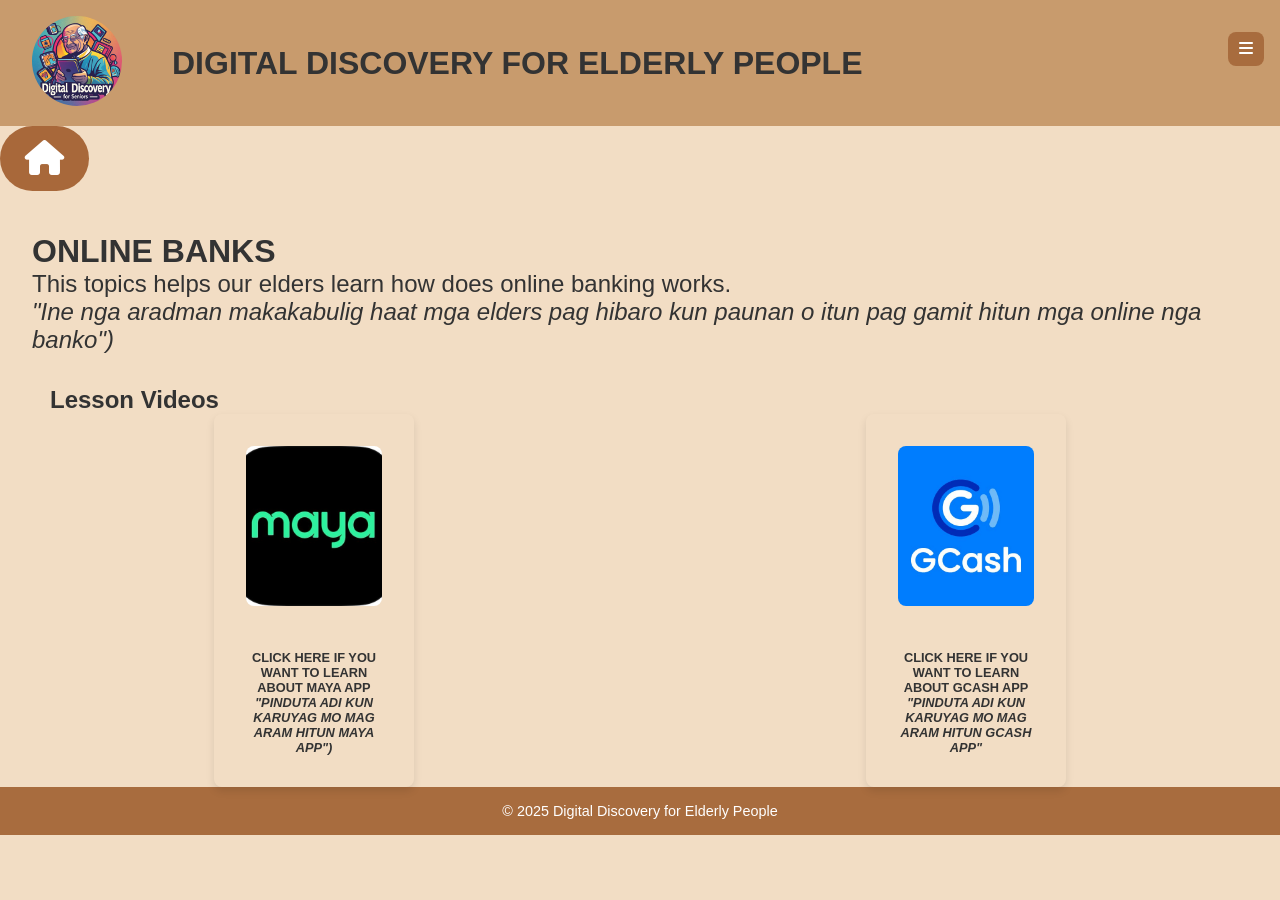
<file: onlinebanks.html>
<!DOCTYPE html>
<html lang="en">

<head>
   <meta charset="UTF-8" />
   <meta name="viewport" content="width=device-width, initial-scale=1.0" />
   <title>Digital Discovery for Seniors</title>
   <link rel="shortcut icon" href="xFiles/xlogo.jpg" />
   <link rel="stylesheet" href="https://cdnjs.cloudflare.com/ajax/libs/font-awesome/6.4.0/css/all.min.css" />
   <link rel="stylesheet" href="css\css.css">
</head>

<body>

   <!-- Header -->
   <header>
      <div class="logo">
         <img src="xFiles/xlogo.jpg" alt="Logo">
      </div>
      <h1> DIGITAL DISCOVERY FOR ELDERLY PEOPLE</h1>
      <div class="menu-toggle" onclick="toggleNavbar()">
         <i class="fas fa-bars"></i>
      </div>

      <!-- Sidebar Navbar -->
      <nav class="navbar" id="navbar">
         <a href="index.html"><i class="fas fa-home"></i><span>Home</span></a>
         <a href="about.html"><i class="fas fa-question"></i><span>About Us</span></a>
         <a href="index.html#courses"><i class="fas fa-graduation-cap"></i><span>Lessons</span></a>
      </nav>
   </header>


   <section class="playlist-details">
      <a href="index.html" class="button-link1" title="Return to Home">
         <i class="fas fa-home"></i>
       </a>
      <div class="column">
         <div class="details">
            <h3>ONLINE BANKS</h3>
            <p>This topics helps our elders learn how does online banking works. 
               <br> <em>"Ine nga aradman makakabulig haat mga elders pag hibaro kun paunan o itun pag gamit hitun mga online nga banko")</em></p>
         </div>
      </div>
      </div>
   </section>

   <section class="playlist-videos">
      <h1 class="heading">Lesson Videos</h1>
      <div class="box-container">
         <a class="box" href="watch-maya.html">
            <i class="fas fa-play"></i>
            <img src="xFiles/maya.jpg" alt="">
            <h3>Click here if you want to learn about Maya app <br><em>"Pinduta adi kun karuyag mo mag aram hitun MAYA
                  APP")</em></h3>
         </a>

         <a class="box" href="watch-gcash.html">
            <i class="fas fa-play"></i>
            <img src="xFiles/gcash.jpg" alt="">
            <h3>Click here if you want to learn about gcash app <br> <em>"Pinduta adi kun karuyag mo mag aram hitun
                  Gcash APP"</em></h3>
         </a>
      </div>
   </section>

   <footer class="footer">
      &copy; 2025 Digital Discovery for Elderly People
   </footer>
</body>

<script>
   function toggleNavbar() {
      document.getElementById('navbar').classList.toggle('show');
   }
</script>

</html>
</file>
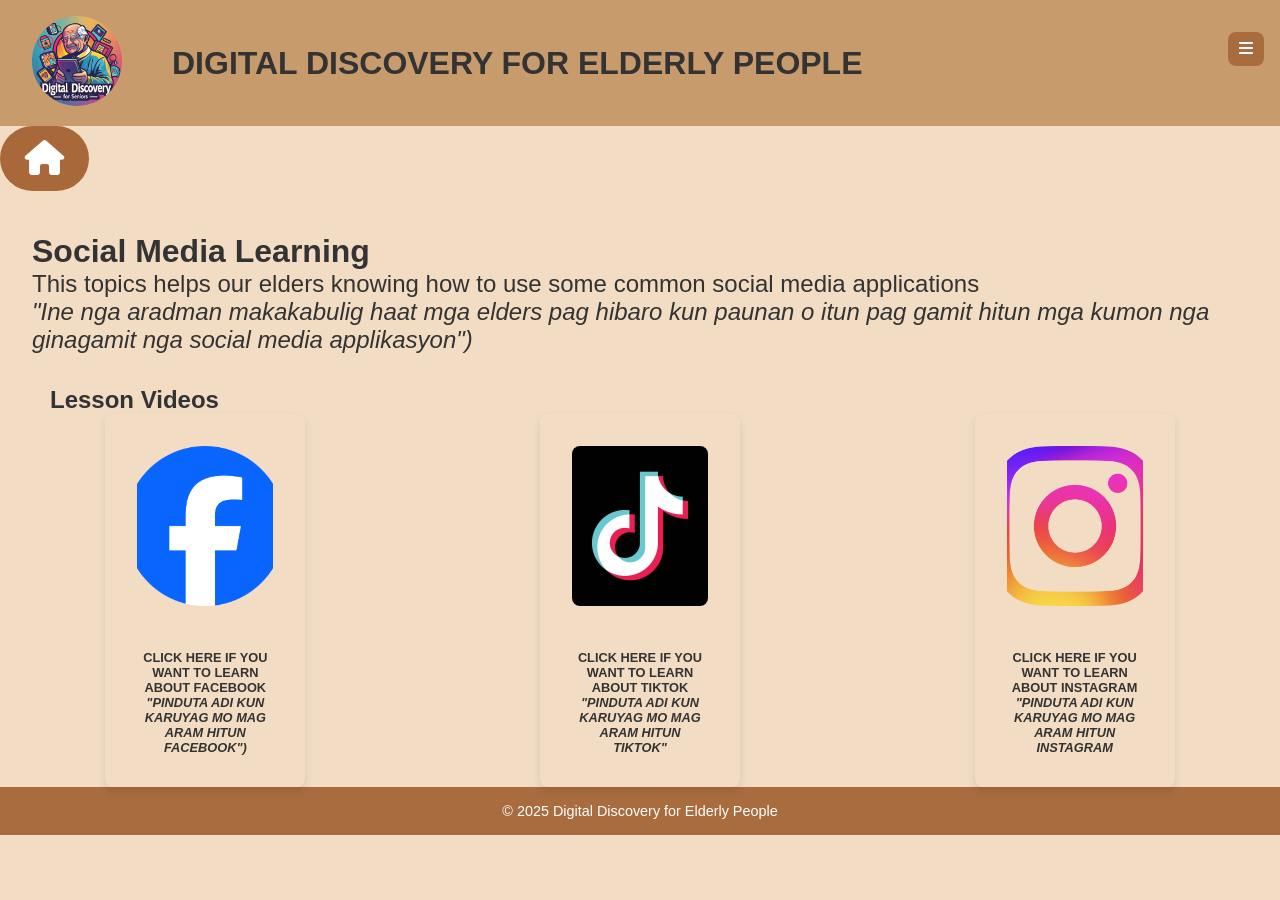
<file: social.html>
<!DOCTYPE html>
<html lang="en">

<head>
   <meta charset="UTF-8" />
   <meta name="viewport" content="width=device-width, initial-scale=1.0" />
   <title>Digital Discovery for Seniors</title>
   <link rel="shortcut icon" href="xFiles/xlogo.jpg" />
   <link rel="stylesheet" href="https://cdnjs.cloudflare.com/ajax/libs/font-awesome/6.4.0/css/all.min.css" />
   <link rel="stylesheet" href="css\css.css">
</head>

<body>

   <!-- Header -->
   <header>
      <div class="logo">
         <img src="xFiles/xlogo.jpg" alt="Logo">
      </div>
      <h1> DIGITAL DISCOVERY FOR ELDERLY PEOPLE</h1>
      <div class="menu-toggle" onclick="toggleNavbar()">
         <i class="fas fa-bars"></i>
      </div>

      <!-- Sidebar Navbar -->
      <nav class="navbar" id="navbar">
         <a href="index.html"><i class="fas fa-home"></i><span>Home</span></a>
         <a href="about.html"><i class="fas fa-question"></i><span>About Us</span></a>
         <a href="index.html#courses"><i class="fas fa-graduation-cap"></i><span>Lessons</span></a>
      </nav>
   </header>


   <section class="playlist-details">
      <a href="index.html" class="button-link1" title="Return to Home">
         <i class="fas fa-home"></i>
       </a>
      <div class="column">
         <div class="details">
            <h3>Social Media Learning</h3>
            <p>This topics helps our elders knowing how to use some common social media applications
               <br> <em>"Ine nga aradman makakabulig haat mga elders pag hibaro kun paunan o itun pag gamit hitun mga kumon nga ginagamit nga social media applikasyon")</em>
            </p>
         </div>
      </div>
      </div>
   </section>

   <section class="playlist-videos">
      <h1 class="heading">Lesson Videos</h1>
      <div class="box-container">
         <a class="box" href="watch-socialfb.html">
            <i class="fas fa-play"></i>
            <img src="xFiles/fb.png" alt="">
            <h3>Click here if you want to learn about Facebook
               <br><em>"Pinduta adi kun karuyag mo mag aram hitun Facebook")</em>
            </h3>
         </a>

         <a class="box" href="watch-socialtiktok.html">
            <i class="fas fa-play"></i>
            <img src="xFiles/tiktok.jpg" alt="">
            <h3>Click here if you want to learn about tiktok
               <br> <em>"Pinduta adi kun karuyag mo mag aram hitun tiktok"</em>
            </h3>
         </a>

         <a class="box" href="watch-socialig.html">
            <i class="fas fa-play"></i>
            <img src="xFiles/ig.png" alt="">
            <h3>Click here if you want to learn about Instagram
               <br> <em>"Pinduta adi kun karuyag mo mag aram hitun Instagram</em>
            </h3>
         </a>
      </div>
   </section>

   <footer class="footer">
      &copy; 2025 Digital Discovery for Elderly People
   </footer>
</body>

<script>
   function toggleNavbar() {
      document.getElementById('navbar').classList.toggle('show');
   }
</script>

</html>
</file>
<file: css/css.css>
* {
  margin: 0;
  padding: 0;
  box-sizing: border-box;
  font-family: 'Segoe UI', sans-serif;
}

html {
  scroll-behavior: smooth;
}

body {
  background: #f2ddc4;
  color: #333;
}

a.button-link,
.box {
  text-decoration: none;
  color: #333;
  padding: 10px 15px;
  border-radius: 5px;
  display: inline-block;
}

/* Header */
header {
  background: #c89b6d;
  padding: 1rem 2rem;
  display: flex;
  align-items: center;
}

.logo img {
  width: 90px;
  height: auto;
  border-radius: 50%;
}

h1 {
  align-items: center;
  margin-left: 50PX;
}

/* Sidebar styles */
.navbar {
  position: fixed;
  right: 0;
  top: 0;
  height: 100vh;
  width: 220px;
  background: #a86c3e;
  padding-top: 5rem;
  display: flex;
  flex-direction: column;
  gap: 1.5rem;
  transform: translateX(100%);
  transition: transform 0.3s ease;
  z-index: 1000;
}

.navbar.show {
  transform: translateX(0);
}

.navbar a {
  color: white;
  text-decoration: none;
  padding: 1rem 2rem;
  font-size: 1.2rem;
  display: flex;
  align-items: center;
  gap: 1rem;
  transition: background 0.2s;
}

.navbar a:hover {
  background: #7c4f2c;
}

/* Toggle button */
.menu-toggle {
  position: fixed;
  top: 2rem;
  right: 1rem;
  background: #a86c3e;
  color: white;
  padding: 0.5rem 0.7rem;
  border-radius: 0.5rem;
  cursor: pointer;
  z-index: 1100;
  align-items: center;
}

/* Hero Section */
.home-grid {
  display: flex;
  flex-direction: row;
  flex-wrap: wrap;
  gap: 2rem;
  padding: 2rem;
  align-items: center;
  justify-content: center;
}

/* Text Content (Left Side) */
.home-grid .text {
  flex: 1 1 400px;
  max-width: 600px;
}

/* English Quote */
.home-grid blockquote {
  font-size: 1.5rem;
  margin-bottom: 1.5rem;
  line-height: 1.6;
}

/* Waray Translation */
.home-grid .waray {
  font-size: 1rem;
  margin-bottom: 1.5rem;
  line-height: 1.6;
}

/* Image (Right Side) */
.home-grid .image {
  flex: 1 1 300px;
  display: flex;
  justify-content: center;
}

.home-grid .image img {
  max-width: 100%;
  height: 500px;
  border-radius: 8px;
  mask-image: radial-gradient(ellipse at center, black 50%, transparent 100%);
  -webkit-mask-image: radial-gradient(ellipse at center, black 50%, transparent 100%);
}

/*about*/
.about {
  display: flex;
  flex-wrap: wrap;
  justify-content: center;
  align-items: center;
  padding: 2rem 2rem;
  gap: 2rem;
}

.about .text {
  max-width: 600px;
}

.about .text span{
  font-size: 100%;
  font-family: 'Segoe UI';
}

.about .text h3{
  font-size: 30px;
  font-family: 'Segoe UI';
}

.about blockquote {
  font-size: 200%;
  margin-bottom: 1.5rem;
  line-height: 1.6;
}

.about img {
  width: 250px;
}

.bttn {
  display: flex;
  gap: 1rem;
}

/* Buttons */
.button-link1 {
  display: inline-flex;
  align-items: center;
  gap: 10px; /* spacing between icon and text */
  background-color: #a8683a;
  color: white;
  padding: 15px 25px;
  border-radius: 50px;
  text-decoration: none;
  font-size: 16px;
  text-align: center;
  transition: background-color 0.3s ease;
  margin-bottom: 10px;
}

.button-link1 i {
  font-size: 35px;
}

.button-link1 em {
  font-style: italic;
}


.button-link1:hover {
  background-color: #7c4f2c;
}

.bttn button {
  background: #a86c3e;
  color: white;
  border: none;
  padding: 0.8rem 1.5rem;
  font-size: 1rem;
  border-radius: 2rem;
  display: flex;
  align-items: center;
  gap: .5rem;
  cursor: pointer;
  transition: 0.3s;
}

.bttn button:hover {
  background: #7c4f2c;
}

.home-grid img {
  width: 500px;

}

/* Course Cards */
.courses {
  padding: 2rem 2rem 4rem;
}

.box-container {
  display: flex;
  flex-wrap: wrap;
  gap: 2rem;
  justify-content: center;
}

.box {
  background: #d9ab7a;
  width: 200px;
  padding: 1.5rem;
  border-radius: 1rem;
  text-align: center;
  box-shadow: 0 4px 8px rgba(0, 0, 0, 0.1);
  transition: transform 0.3s ease;
  /* Smooth transition */
}

.box:hover {
  transform: scale(1.05);
  /* Slight grow effect */
}

.box img {
  width: 100%;
  height: auto;
  margin-bottom: 1rem;
}

.box h3 {
  text-transform: uppercase;
  font-size: 1rem;
  color: #3c2b1e;
}

.box1 {
  background: #d9ab7a;
  width: 250px;
  padding: 1.5rem;
  border-radius: 1rem;
  text-align: center;
  box-shadow: 0 4px 8px rgba(0, 0, 0, 0.1);
  transition: transform 0.3s ease;
  /* Smooth transition */
}

.box1:hover {
  transform: scale(1.05);
  /* Slight grow effect */
}

.box1 img {
  width: 200px;
  height: 250px;
  margin-bottom: 1rem;
  align-self: center;
}

.box1 h3 {
  text-transform: uppercase;
  font-size: 1.1rem;
  color: #3c2b1e;
}

.box2 {
  text-align: center;
  margin: auto;
  background: #f2ddc4;
  width: 100%;
  padding: 1.5rem;
  box-shadow: 0 4px 8px rgba(0, 0, 0, 0.1);
}

.box2 h2 em{
  font-size: 30px;
  font-family: 'Times New Roman', Times, serif;
  text-align: center;
}

/*playlist*/
.playlist-details .column {
  display: flex;
  align-items: center;
  flex-wrap: wrap;
  background-color: var(--white);
  padding: 2rem;
  justify-content: center;
  align-content: center;
}

.playlist-details .column h3 {
  font-size: 2rem;
}

.playlist-details .column p {
  font-size: 1.5rem;
}

.playlist-videos .box-container {
  display: grid;
  grid-template-columns: repeat(auto-fit, minmax(15rem, 1fr));
  gap: 1.5rem;
  justify-content: center;
  align-items: flex-start;
  justify-items: center;
}

.playlist-videos .box-container .box {
  background-color: var(--white);
  border-radius: .5rem;
  padding: 2rem;
  position: relative;
}

.playlist-videos .box-container .box i {
  position: absolute;
  top: 2rem;
  left: 2rem;
  right: 2rem;
  bottom: 2rem;
  height: 10rem;
  border-radius: .5rem;
  background-color: rgba(0, 0, 0, .3);
  display: flex;
  align-items: center;
  justify-content: center;
  font-size: 5rem;
  color: #fff;
  display: none;
}

.playlist-videos .box-container .box:hover i {
  display: flex;
}

.playlist-videos .box-container .box img {
  width: 100%;
  height: 10rem;
  object-fit: cover;
  border-radius: .5rem;
}

.playlist-videos .box-container .box h3 {
  margin-top: 1.5rem;
  font-size: .8rem;
  color: var(--black);
}

.playlist-videos .box-container .box:hover h3 {
  color: var(--main-color);
}

/* Watch Video Section */
.watch-video {
  margin: auto;
  display: flex;
  flex-wrap: wrap;
  align-items: center;
  justify-content: center;
  gap: 20px;
  padding: 10px;
}

.video-wrapper {
  flex: 1 1 300px;
  height: max-content;
  background-color: #fff;
  padding: 15px;
  display: flex;
  flex-direction: column;
  align-items: center;
}

.video-wrapper video{
  align-self: center;
}

.main-video {
  margin-bottom: 7px;
  width: 55%;
  max-width: 600px;
  height: 430px;
  align-self: center;
}

.main-vid-title {
  font-size: 20px;
  color: #444;
}

.video-list-container {
  flex: 1 1 300px;
  border-left: 2px solid #eee;
  background-color: #fff;
  padding: 10px 10px 10px 35px;
}

.list {
  display: flex;
  align-items: center;
  gap: 15px;
  padding: 10px;
  border: 1px solid #eee;
  cursor: pointer;
  border-radius: 5px;
  margin-bottom: 10px;
}

.list:last-child {
  margin-bottom: 0;
}

.list.active {
  background-color: #d9ab7a;
}

.list:hover {
  background-color: #d9ab7a;
}

.watch-video .video-list-container .list.active .list-title {
  color: #fff;
}

.list-video {
  width: 100px;
  border-radius: 5px;
}

.list-title {
  font-size: 17px;
  color: #444;
}

/* Content Section */
.content-section {
  background-color: #fefae0;
}

.content h3 {
  text-align: left;
  font-size: 30px;
}

.content .description {
  max-width: 800px;
  margin: 1rem auto;
  line-height: 1.6;
  text-align: center;
  font-family:'Arial Narrow';
}

/* Footer */
footer {
  background: #a86c3e;
  color: white;
  text-align: center;
  padding: 1rem;
  font-size: 0.9rem;
}

/* === Responsive Styles === */
@media (max-width: 768px) {

  /* Navbar toggle */
  .navbar {
    position: fixed;
    right: -100%;
    /* Hidden offscreen by default */
    top: 0;
    height: 100vh;
    width: 220px;
    background: #a86c3e;
    padding-top: 5rem;
    display: flex;
    flex-direction: column;
    gap: 1.5rem;
    transition: right 0.3s ease;
    z-index: 1000;
  }

  .navbar.show {
    right: 0;
    /* Slide in when toggled */
  }

  /* Hero section: stack text and image */
  .home-grid {
    flex-direction: column;
    text-align: center;
    padding: 1.5rem;
  }

  .home-grid .text,
  .home-grid .image {
    width: 100%;
  }

  .home-grid .image img {
    max-width: 280px;
    width: 100%;
    height: auto;
    margin: 0 auto;
  }

  /* Buttons in hero */
  .bttn {
    display: flex;
    flex-direction: column;
    gap: 1rem;
    align-items: center;
    margin-top: 1rem;
  }

  .bttn button {
    width: 90%;
    max-width: 250px;
    font-size: 1rem;
  }

  /* Course cards */
  .box-container {
    flex-direction: column;
    align-items: center;
  }

  .box {
    width: 90%;
  }

  .button-link1 i {
    font-size: 30px;
  }
}

/* Extra small screens */
@media (max-width: 500px) {
  .home-grid blockquote {
    font-size: 1rem;
  }

  .home-grid .waray {
    font-size: 0.9rem;
  }

  .home-grid .image img {
    max-width: 220px;
    height: auto;
  }

  .button-link1 i {
    font-size: 30px;
  }

  footer {
    font-size: 0.9rem;
    padding: 1rem;
  }
}
</file>
